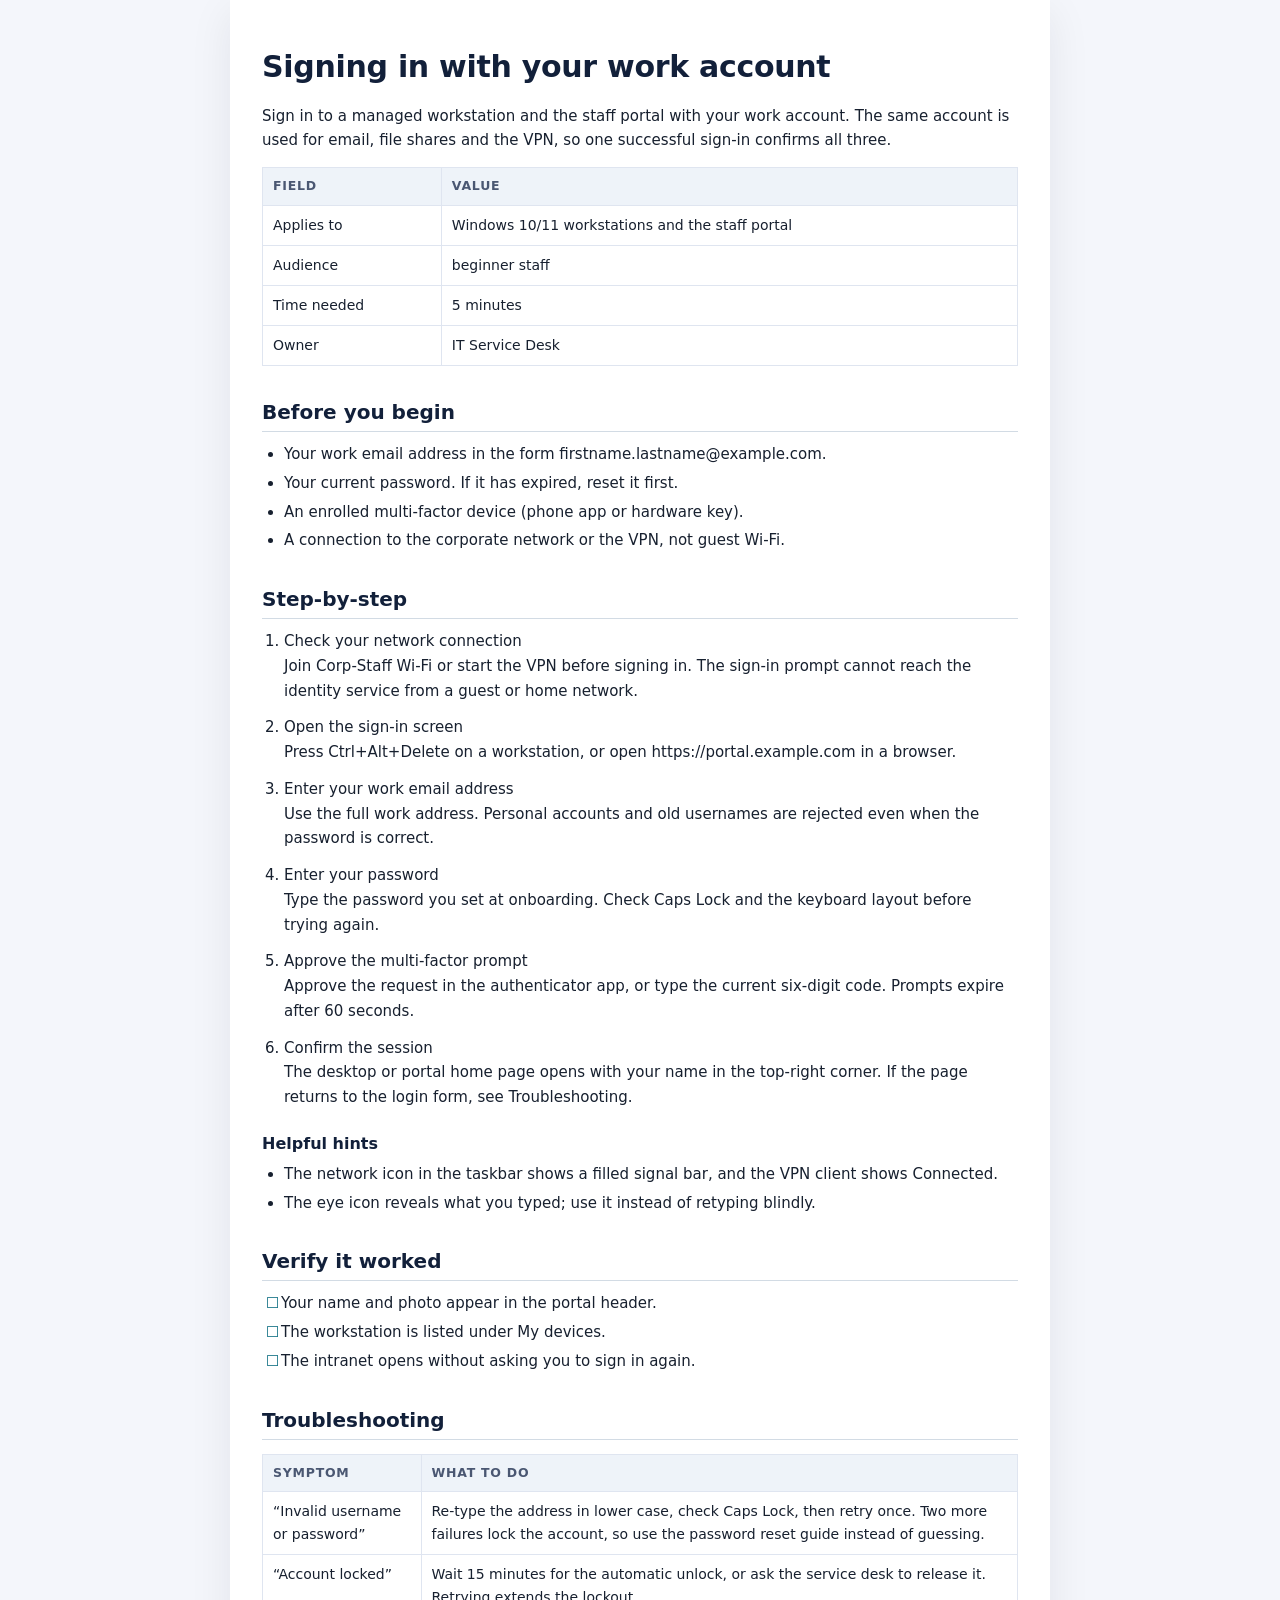
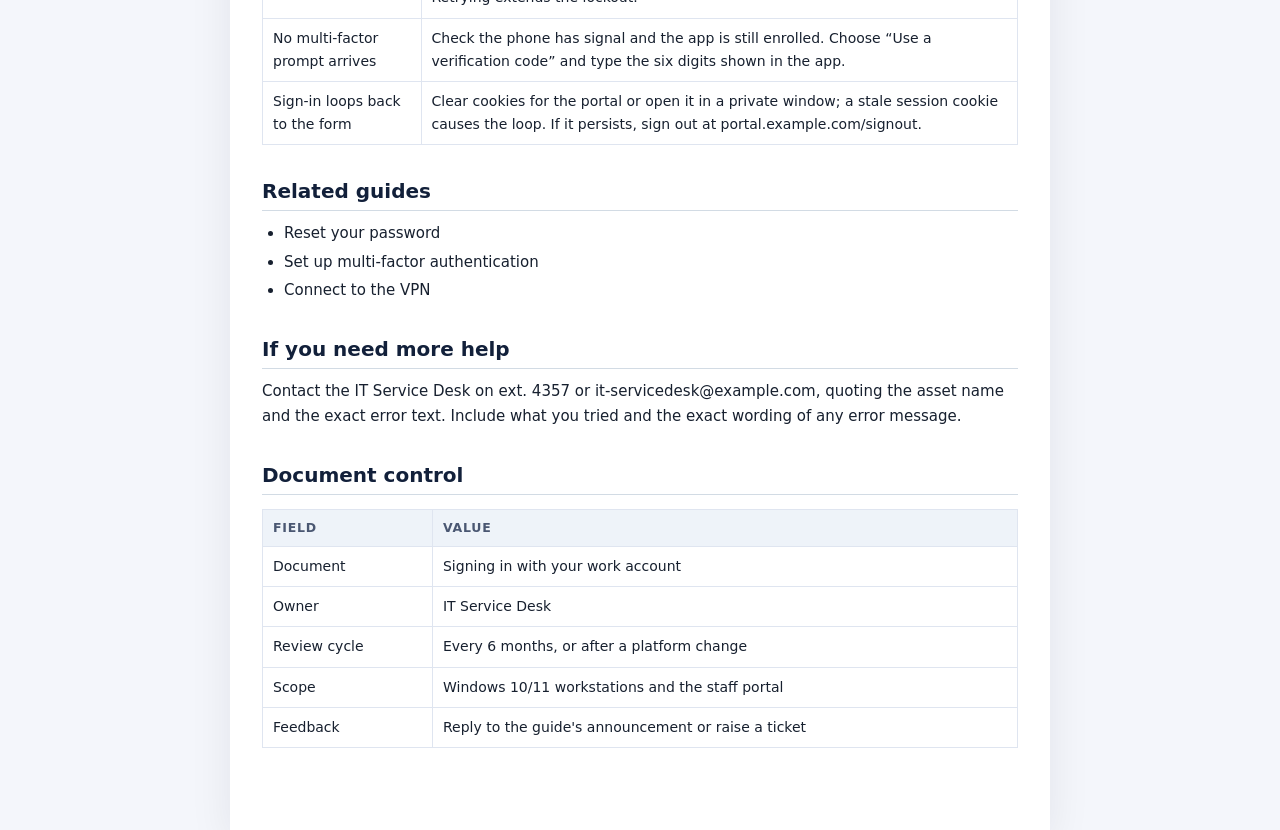
<file: examples/generated/signing-in-with-your-work-account-v0001.html>
<!doctype html>
<html lang="en">
<head>
<meta charset="utf-8">
<meta name="viewport" content="width=device-width, initial-scale=1">
<title>Signing in with your work account</title>
<style>
:root { color-scheme: light; }
* { box-sizing: border-box; }
body { margin: 0; background: #f4f6fb; color: #17202f;
  font: 15px/1.65 "Segoe UI", system-ui, -apple-system, sans-serif; }
main { max-width: 820px; margin: 0 auto; padding: 48px 32px 64px;
  background: #fff; box-shadow: 0 12px 40px rgba(15, 23, 42, .08); }
h1, h2, h3, h4 { line-height: 1.25; color: #12203a; }
h1 { font-size: 30px; margin: 0 0 18px; letter-spacing: -.01em; }
h2 { font-size: 20px; margin: 34px 0 10px; padding-bottom: 6px;
  border-bottom: 1px solid #e3e8f1; }
h3 { font-size: 16px; margin: 24px 0 8px; }
p { margin: 0 0 12px; }
a { color: #0f6f83; }
ul, ol { padding-left: 22px; margin: 0 0 14px; }
li { margin: 4px 0; }
li.task { list-style: none; margin-left: -18px; }
li.task .box { display: inline-block; width: 15px; color: #0f6f83; }
table { border-collapse: collapse; width: 100%; margin: 14px 0 18px; font-size: 14px; }
th, td { border: 1px solid #dfe5f0; padding: 8px 10px; text-align: left; vertical-align: top; }
th { background: #eef3f9; font-size: 12.5px; text-transform: uppercase;
  letter-spacing: .06em; color: #4a5772; }
code { background: #eef3f9; padding: 1px 5px; border-radius: 4px;
  font: 13px/1.4 "Cascadia Code", ui-monospace, monospace; }
pre { background: #0f1622; color: #dbe4f0; padding: 16px; border-radius: 10px;
  overflow-x: auto; font: 13px/1.5 "Cascadia Code", ui-monospace, monospace; }
pre code { background: none; padding: 0; color: inherit; }
blockquote { margin: 16px 0; padding: 10px 16px; border-left: 3px solid #2aa7bd;
  background: #eef8fa; color: #33415c; border-radius: 0 8px 8px 0; }
hr { border: 0; border-top: 1px solid #e3e8f1; margin: 26px 0; }
@page { margin: 18mm 16mm; }
@media print {
  body { background: #fff; }
  main { box-shadow: none; padding: 0; max-width: none; }
  h2, h3 { break-after: avoid; }
  tr, pre, blockquote { break-inside: avoid; }
}
h2 { border-bottom-color: #1f4e7933; }blockquote { border-left-color: #1f4e79; }</style>
</head>
<body>
<main>
<h1>Signing in with your work account</h1>
<p>Sign in to a managed workstation and the staff portal with your work account. The same account is used for email, file shares and the VPN, so one successful sign-in confirms all three.</p>
<table>
<thead><tr><th>Field</th><th>Value</th></tr></thead>
<tbody>
<tr><td>Applies to</td><td>Windows 10/11 workstations and the staff portal</td></tr>
<tr><td>Audience</td><td>beginner staff</td></tr>
<tr><td>Time needed</td><td>5 minutes</td></tr>
<tr><td>Owner</td><td>IT Service Desk</td></tr>
</tbody>
</table>
<h2>Before you begin</h2>
<ul>
<li>Your work email address in the form firstname.lastname@example.com.</li>
<li>Your current password. If it has expired, reset it first.</li>
<li>An enrolled multi-factor device (phone app or hardware key).</li>
<li>A connection to the corporate network or the VPN, not guest Wi-Fi.</li>
</ul>
<h2>Step-by-step</h2>
<ol>
<li>Check your network connection
<p>Join Corp-Staff Wi-Fi or start the VPN before signing in. The sign-in prompt cannot reach the identity service from a guest or home network.</p></li>
<li>Open the sign-in screen
<p>Press Ctrl+Alt+Delete on a workstation, or open https://portal.example.com in a browser.</p></li>
<li>Enter your work email address
<p>Use the full work address. Personal accounts and old usernames are rejected even when the password is correct.</p></li>
<li>Enter your password
<p>Type the password you set at onboarding. Check Caps Lock and the keyboard layout before trying again.</p></li>
<li>Approve the multi-factor prompt
<p>Approve the request in the authenticator app, or type the current six-digit code. Prompts expire after 60 seconds.</p></li>
<li>Confirm the session
<p>The desktop or portal home page opens with your name in the top-right corner. If the page returns to the login form, see Troubleshooting.</p></li>
</ol>
<h3>Helpful hints</h3>
<ul>
<li>The network icon in the taskbar shows a filled signal bar, and the VPN client shows Connected.</li>
<li>The eye icon reveals what you typed; use it instead of retyping blindly.</li>
</ul>
<h2>Verify it worked</h2>
<ul>
<li class="task"><span class="box">&#9744;</span>Your name and photo appear in the portal header.</li>
<li class="task"><span class="box">&#9744;</span>The workstation is listed under My devices.</li>
<li class="task"><span class="box">&#9744;</span>The intranet opens without asking you to sign in again.</li>
</ul>
<h2>Troubleshooting</h2>
<table>
<thead><tr><th>Symptom</th><th>What to do</th></tr></thead>
<tbody>
<tr><td>“Invalid username or password”</td><td>Re-type the address in lower case, check Caps Lock, then retry once. Two more failures lock the account, so use the password reset guide instead of guessing.</td></tr>
<tr><td>“Account locked”</td><td>Wait 15 minutes for the automatic unlock, or ask the service desk to release it. Retrying extends the lockout.</td></tr>
<tr><td>No multi-factor prompt arrives</td><td>Check the phone has signal and the app is still enrolled. Choose “Use a verification code” and type the six digits shown in the app.</td></tr>
<tr><td>Sign-in loops back to the form</td><td>Clear cookies for the portal or open it in a private window; a stale session cookie causes the loop. If it persists, sign out at portal.example.com/signout.</td></tr>
</tbody>
</table>
<h2>Related guides</h2>
<ul>
<li>Reset your password</li>
<li>Set up multi-factor authentication</li>
<li>Connect to the VPN</li>
</ul>
<h2>If you need more help</h2>
<p>Contact the IT Service Desk on ext. 4357 or it-servicedesk@example.com, quoting the asset name and the exact error text. Include what you tried and the exact wording of any error message.</p>
<h2>Document control</h2>
<table>
<thead><tr><th>Field</th><th>Value</th></tr></thead>
<tbody>
<tr><td>Document</td><td>Signing in with your work account</td></tr>
<tr><td>Owner</td><td>IT Service Desk</td></tr>
<tr><td>Review cycle</td><td>Every 6 months, or after a platform change</td></tr>
<tr><td>Scope</td><td>Windows 10/11 workstations and the staff portal</td></tr>
<tr><td>Feedback</td><td>Reply to the guide&#x27;s announcement or raise a ticket</td></tr>
</tbody>
</table>
</main>
</body>
</html>
</file>
